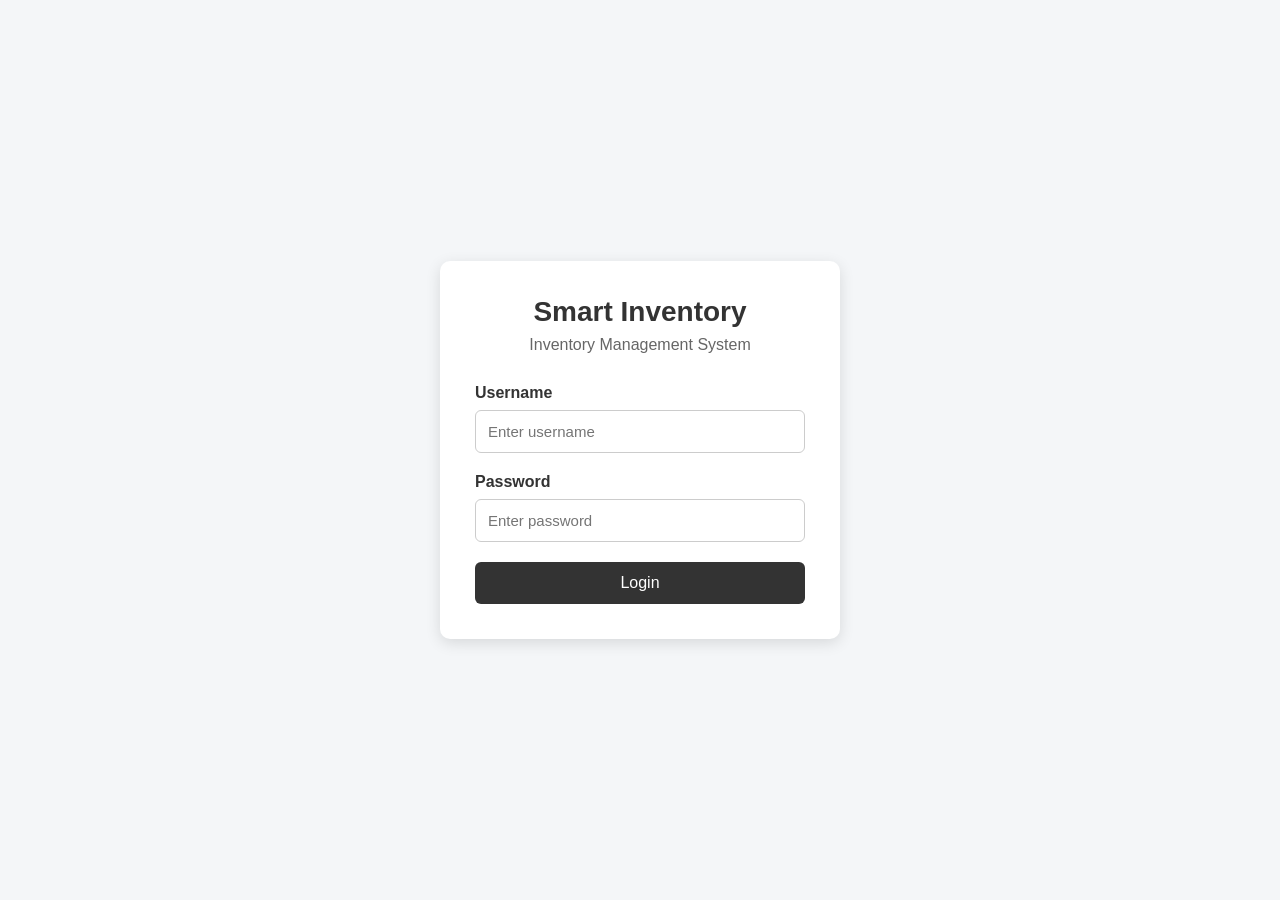
<file: index.html>
<!DOCTYPE html>
<html lang="en">
<head>
    <meta charset="UTF-8">
    <meta name="viewport" content="width=device-width, initial-scale=1.0">
    <title>Login - Smart Inventory Management</title>

    <link rel="stylesheet" href="css/style.css">
</head>

<body>

    <div class="login-container">

        <div class="login-box">

            <h1>Smart Inventory</h1>
            <p class="login-subtitle">Inventory Management System</p>

            <form>

                <div class="form-group">
                    <label for="username">Username</label>
                    <input 
                        type="text" 
                        id="username" 
                        name="username"
                        placeholder="Enter username"
                    >
                </div>

                <div class="form-group">
                    <label for="password">Password</label>
                    <input 
                        type="password" 
                        id="password" 
                        name="password"
                        placeholder="Enter password"
                    >
                </div>

                <button type="submit" class="btn">Login</button>

            </form>

        </div>

    </div>

</body>
</html>
</file>
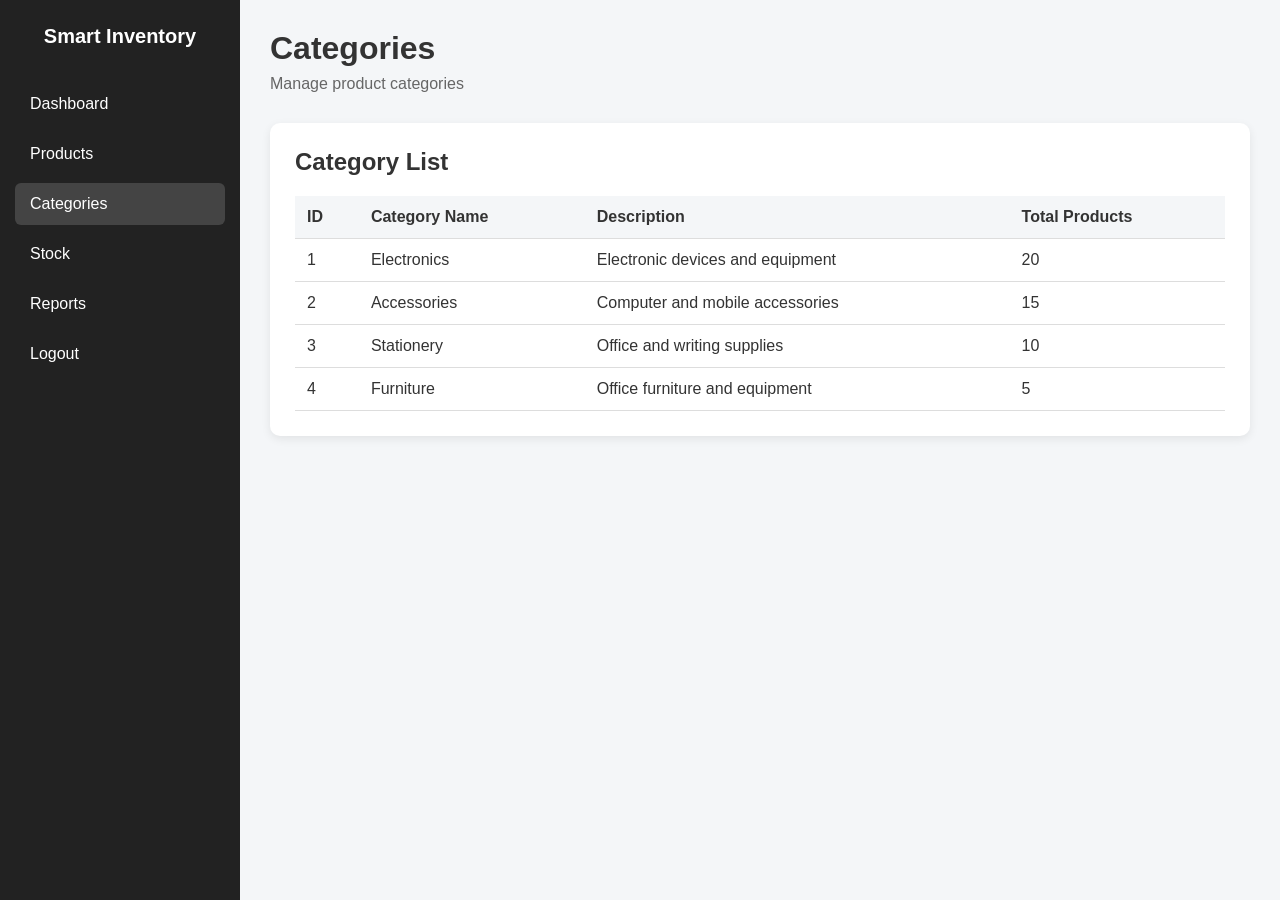
<file: categories.html>
<!DOCTYPE html>
<html lang="en">
<head>
    <meta charset="UTF-8">
    <meta name="viewport" content="width=device-width, initial-scale=1.0">
    <title>Categories - Smart Inventory</title>
    <link rel="stylesheet" href="css/style.css">
    <script src="js/script.js"></script>
</head>
<body>

    <div class="dashboard-layout">

        <aside class="sidebar">
            <div class="sidebar-logo">
                <h2>Smart Inventory</h2>
            </div>

            <nav class="sidebar-menu">
                <a href="dashboard.html">Dashboard</a>
                <a href="products.html">Products</a>
                <a href="categories.html" class="active">Categories</a>
                <a href="stock.html">Stock</a>
                <a href="reports.html">Reports</a>
                <a href="index.html">Logout</a>
            </nav>
        </aside>

        <main class="main-content">

            <header class="top-bar">
                <div>
                    <h1>Categories</h1>
                    <p>Manage product categories</p>
                </div>
            </header>

            <section class="dashboard-section">

                <div class="section-header">
                    <h2>Category List</h2>
                </div>

                <div class="table-container">
                    <table>
                        <thead>
                            <tr>
                                <th>ID</th>
                                <th>Category Name</th>
                                <th>Description</th>
                                <th>Total Products</th>
                            </tr>
                        </thead>

                        <tbody>
                            <tr>
                                <td>1</td>
                                <td>Electronics</td>
                                <td>Electronic devices and equipment</td>
                                <td>20</td>
                            </tr>

                            <tr>
                                <td>2</td>
                                <td>Accessories</td>
                                <td>Computer and mobile accessories</td>
                                <td>15</td>
                            </tr>

                            <tr>
                                <td>3</td>
                                <td>Stationery</td>
                                <td>Office and writing supplies</td>
                                <td>10</td>
                            </tr>

                            <tr>
                                <td>4</td>
                                <td>Furniture</td>
                                <td>Office furniture and equipment</td>
                                <td>5</td>
                            </tr>
                        </tbody>
                    </table>
                </div>

            </section>

        </main>

    </div>

</body>
</html>
</file>
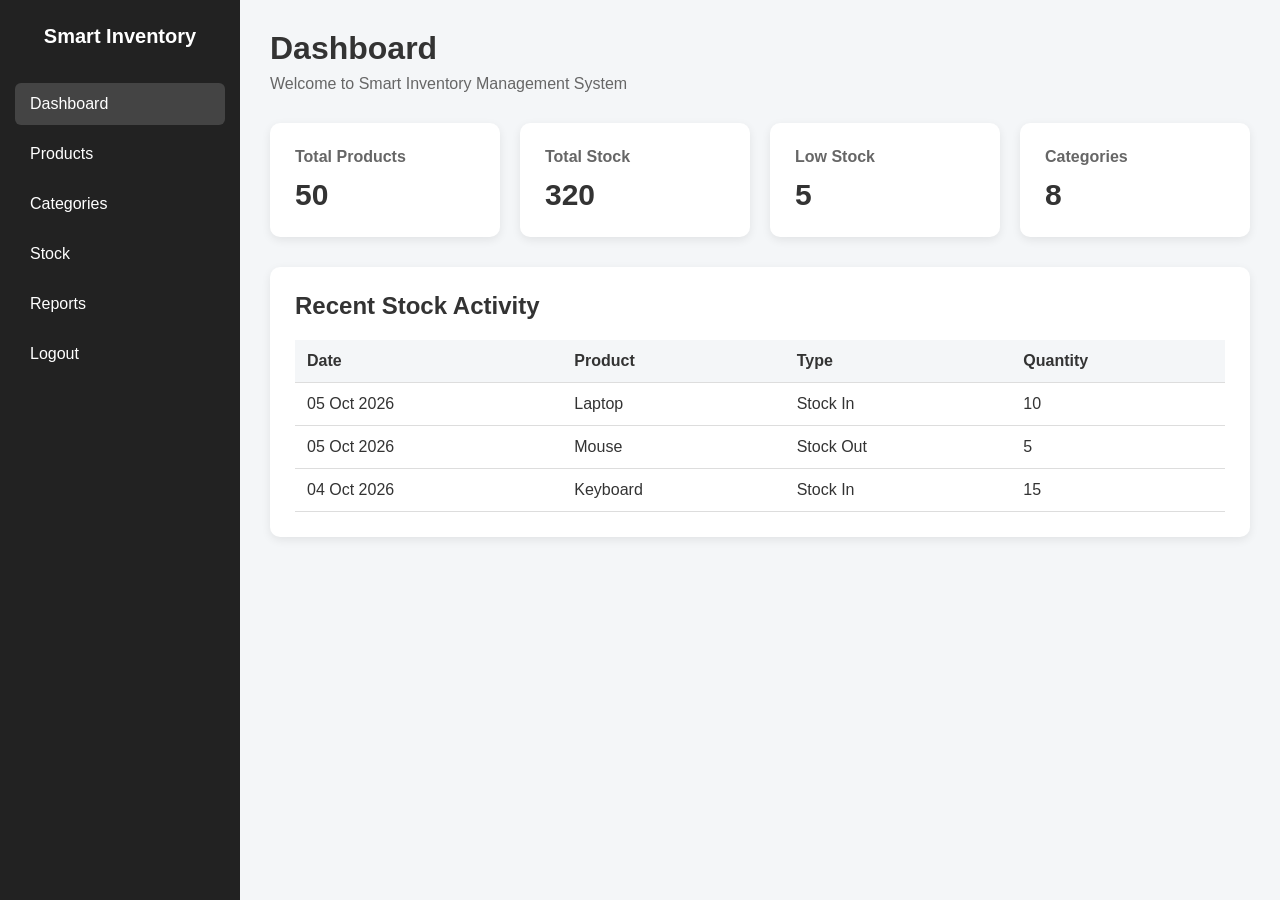
<file: dashboard.html>
<!DOCTYPE html>
<html lang="en">
<head>
    <meta charset="UTF-8">
    <meta name="viewport" content="width=device-width, initial-scale=1.0">

    <title>Dashboard - Smart Inventory</title>

    <link rel="stylesheet" href="css/style.css">
    <script src="js/script.js"></script>
</head>

<body>

    <!-- Main Layout -->
    <div class="dashboard-layout">

        <!-- Sidebar -->
        <aside class="sidebar">

            <div class="sidebar-logo">
                <h2>Smart Inventory</h2>
            </div>

            <nav class="sidebar-menu">

                <a href="dashboard.html" class="active">
                    Dashboard
                </a>

                <a href="products.html">
                    Products
                </a>

                <a href="categories.html">
                    Categories
                </a>

                <a href="stock.html">
                    Stock
                </a>

                <a href="reports.html">
                    Reports
                </a>

                <a href="index.html">
                    Logout
                </a>

            </nav>

        </aside>


        <!-- Main Content -->
        <main class="main-content">

            <!-- Top Bar -->
            <header class="top-bar">

                <div>
                    <h1>Dashboard</h1>
                    <p>Welcome to Smart Inventory Management System</p>
                </div>

            </header>


            <!-- Summary Cards -->
            <section class="dashboard-cards">

                <div class="dashboard-card">
                    <h3>Total Products</h3>
                    <p class="card-number">50</p>
                </div>


                <div class="dashboard-card">
                    <h3>Total Stock</h3>
                    <p class="card-number">320</p>
                </div>


                <div class="dashboard-card">
                    <h3>Low Stock</h3>
                    <p class="card-number">5</p>
                </div>


                <div class="dashboard-card">
                    <h3>Categories</h3>
                    <p class="card-number">8</p>
                </div>

            </section>


            <!-- Recent Activity -->
            <section class="dashboard-section">

                <div class="section-header">
                    <h2>Recent Stock Activity</h2>
                </div>


                <div class="table-container">

                    <table>

                        <thead>
                            <tr>
                                <th>Date</th>
                                <th>Product</th>
                                <th>Type</th>
                                <th>Quantity</th>
                            </tr>
                        </thead>


                        <tbody>

                            <tr>
                                <td>05 Oct 2026</td>
                                <td>Laptop</td>
                                <td>Stock In</td>
                                <td>10</td>
                            </tr>

                            <tr>
                                <td>05 Oct 2026</td>
                                <td>Mouse</td>
                                <td>Stock Out</td>
                                <td>5</td>
                            </tr>

                            <tr>
                                <td>04 Oct 2026</td>
                                <td>Keyboard</td>
                                <td>Stock In</td>
                                <td>15</td>
                            </tr>

                        </tbody>

                    </table>

                </div>

            </section>

        </main>

    </div>

</body>
</html>
</file>
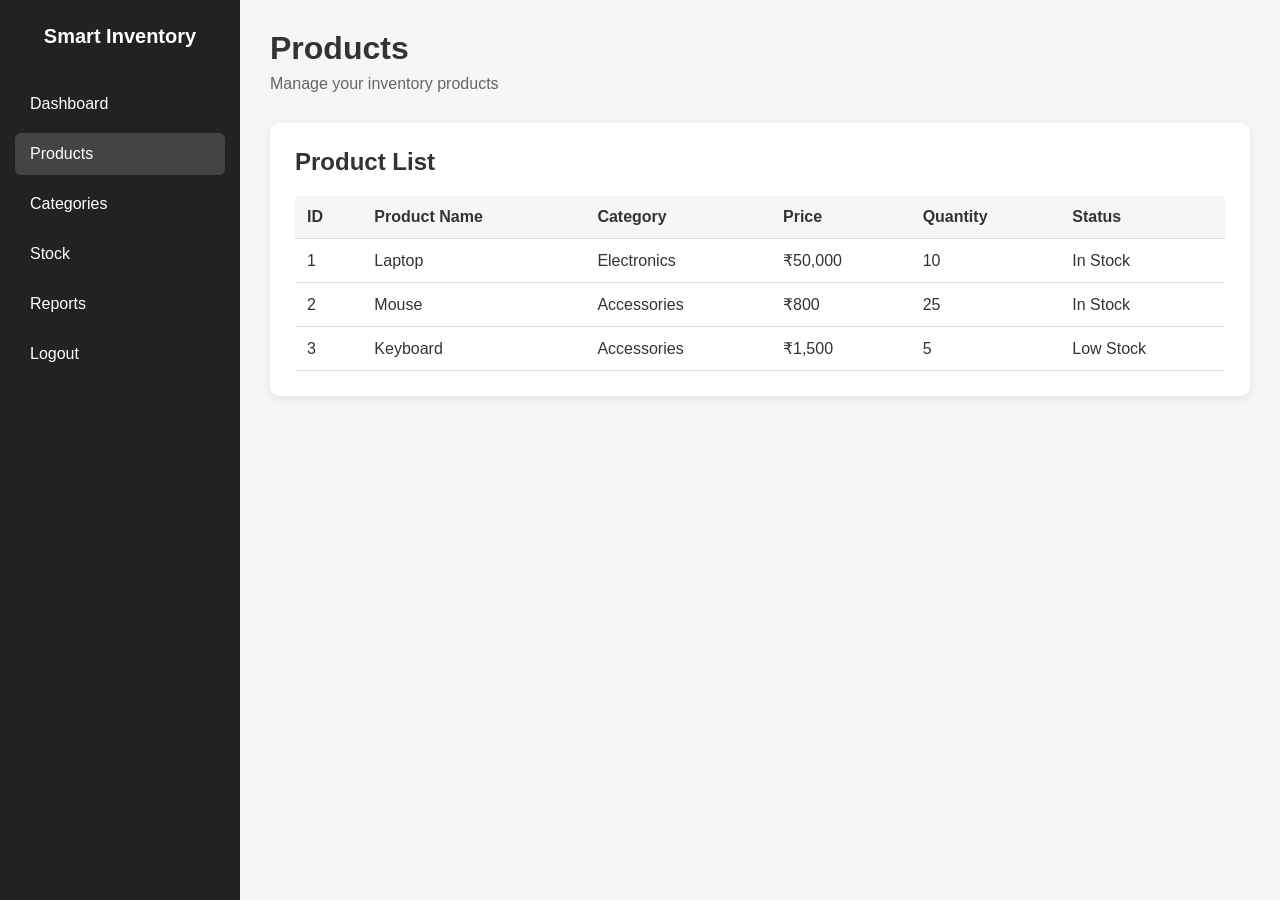
<file: products.html>
<!DOCTYPE html>
<html lang="en">
<head>
    <meta charset="UTF-8">
    <meta name="viewport" content="width=device-width, initial-scale=1.0">
    <title>Products - Smart Inventory</title>
    <link rel="stylesheet" href="css/style.css">
    <script src="js/script.js"></script>
</head>
<body>

    <div class="dashboard-layout">

        <aside class="sidebar">
            <div class="sidebar-logo">
                <h2>Smart Inventory</h2>
            </div>

            <nav class="sidebar-menu">
                <a href="dashboard.html">Dashboard</a>
                <a href="products.html" class="active">Products</a>
                <a href="categories.html">Categories</a>
                <a href="stock.html">Stock</a>
                <a href="reports.html">Reports</a>
                <a href="index.html">Logout</a>
            </nav>
        </aside>

        <main class="main-content">

            <header class="top-bar">
                <div>
                    <h1>Products</h1>
                    <p>Manage your inventory products</p>
                </div>
            </header>

            <section class="dashboard-section">

                <div class="section-header">
                    <h2>Product List</h2>
                </div>

                <div class="table-container">
                    <table>
                        <thead>
                            <tr>
                                <th>ID</th>
                                <th>Product Name</th>
                                <th>Category</th>
                                <th>Price</th>
                                <th>Quantity</th>
                                <th>Status</th>
                            </tr>
                        </thead>

                        <tbody>
                            <tr>
                                <td>1</td>
                                <td>Laptop</td>
                                <td>Electronics</td>
                                <td>₹50,000</td>
                                <td>10</td>
                                <td>In Stock</td>
                            </tr>

                            <tr>
                                <td>2</td>
                                <td>Mouse</td>
                                <td>Accessories</td>
                                <td>₹800</td>
                                <td>25</td>
                                <td>In Stock</td>
                            </tr>

                            <tr>
                                <td>3</td>
                                <td>Keyboard</td>
                                <td>Accessories</td>
                                <td>₹1,500</td>
                                <td>5</td>
                                <td>Low Stock</td>
                            </tr>
                        </tbody>
                    </table>
                </div>

            </section>

        </main>

    </div>

</body>
</html>
</file>
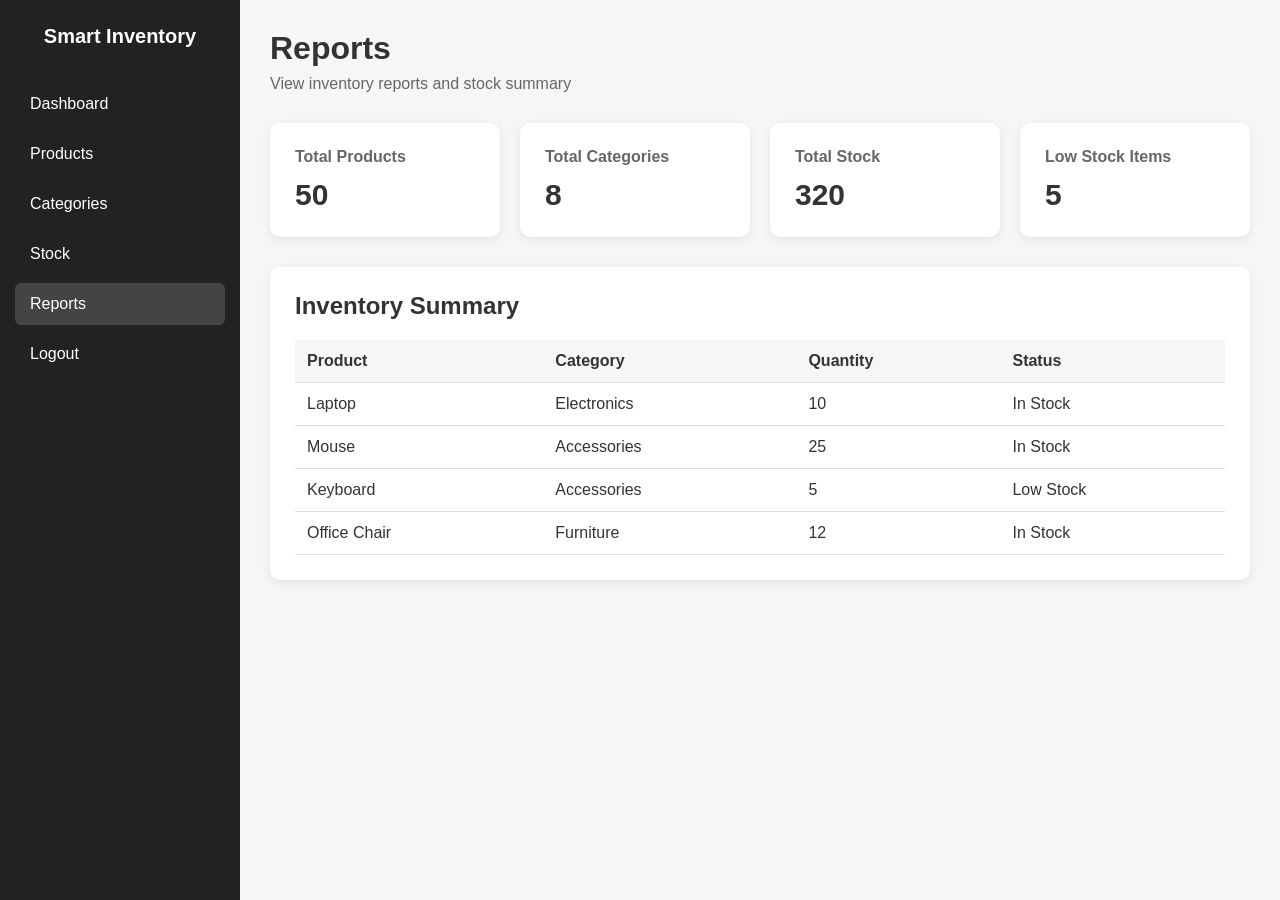
<file: reports.html>
<!DOCTYPE html>
<html lang="en">
<head>
    <meta charset="UTF-8">
    <meta name="viewport" content="width=device-width, initial-scale=1.0">
    <title>Reports - Smart Inventory</title>
    <link rel="stylesheet" href="css/style.css">
    <script src="js/script.js"></script>
</head>
<body>

    <div class="dashboard-layout">

        <aside class="sidebar">
            <div class="sidebar-logo">
                <h2>Smart Inventory</h2>
            </div>

            <nav class="sidebar-menu">
                <a href="dashboard.html">Dashboard</a>
                <a href="products.html">Products</a>
                <a href="categories.html">Categories</a>
                <a href="stock.html">Stock</a>
                <a href="reports.html" class="active">Reports</a>
                <a href="index.html">Logout</a>
            </nav>
        </aside>

        <main class="main-content">

            <header class="top-bar">
                <div>
                    <h1>Reports</h1>
                    <p>View inventory reports and stock summary</p>
                </div>
            </header>

            <section class="dashboard-cards">

                <div class="dashboard-card">
                    <h3>Total Products</h3>
                    <p class="card-number">50</p>
                </div>

                <div class="dashboard-card">
                    <h3>Total Categories</h3>
                    <p class="card-number">8</p>
                </div>

                <div class="dashboard-card">
                    <h3>Total Stock</h3>
                    <p class="card-number">320</p>
                </div>

                <div class="dashboard-card">
                    <h3>Low Stock Items</h3>
                    <p class="card-number">5</p>
                </div>

            </section>

            <section class="dashboard-section">

                <div class="section-header">
                    <h2>Inventory Summary</h2>
                </div>

                <div class="table-container">
                    <table>
                        <thead>
                            <tr>
                                <th>Product</th>
                                <th>Category</th>
                                <th>Quantity</th>
                                <th>Status</th>
                            </tr>
                        </thead>

                        <tbody>
                            <tr>
                                <td>Laptop</td>
                                <td>Electronics</td>
                                <td>10</td>
                                <td>In Stock</td>
                            </tr>

                            <tr>
                                <td>Mouse</td>
                                <td>Accessories</td>
                                <td>25</td>
                                <td>In Stock</td>
                            </tr>

                            <tr>
                                <td>Keyboard</td>
                                <td>Accessories</td>
                                <td>5</td>
                                <td>Low Stock</td>
                            </tr>

                            <tr>
                                <td>Office Chair</td>
                                <td>Furniture</td>
                                <td>12</td>
                                <td>In Stock</td>
                            </tr>
                        </tbody>
                    </table>
                </div>

            </section>

        </main>

    </div>

</body>
</html>
</file>
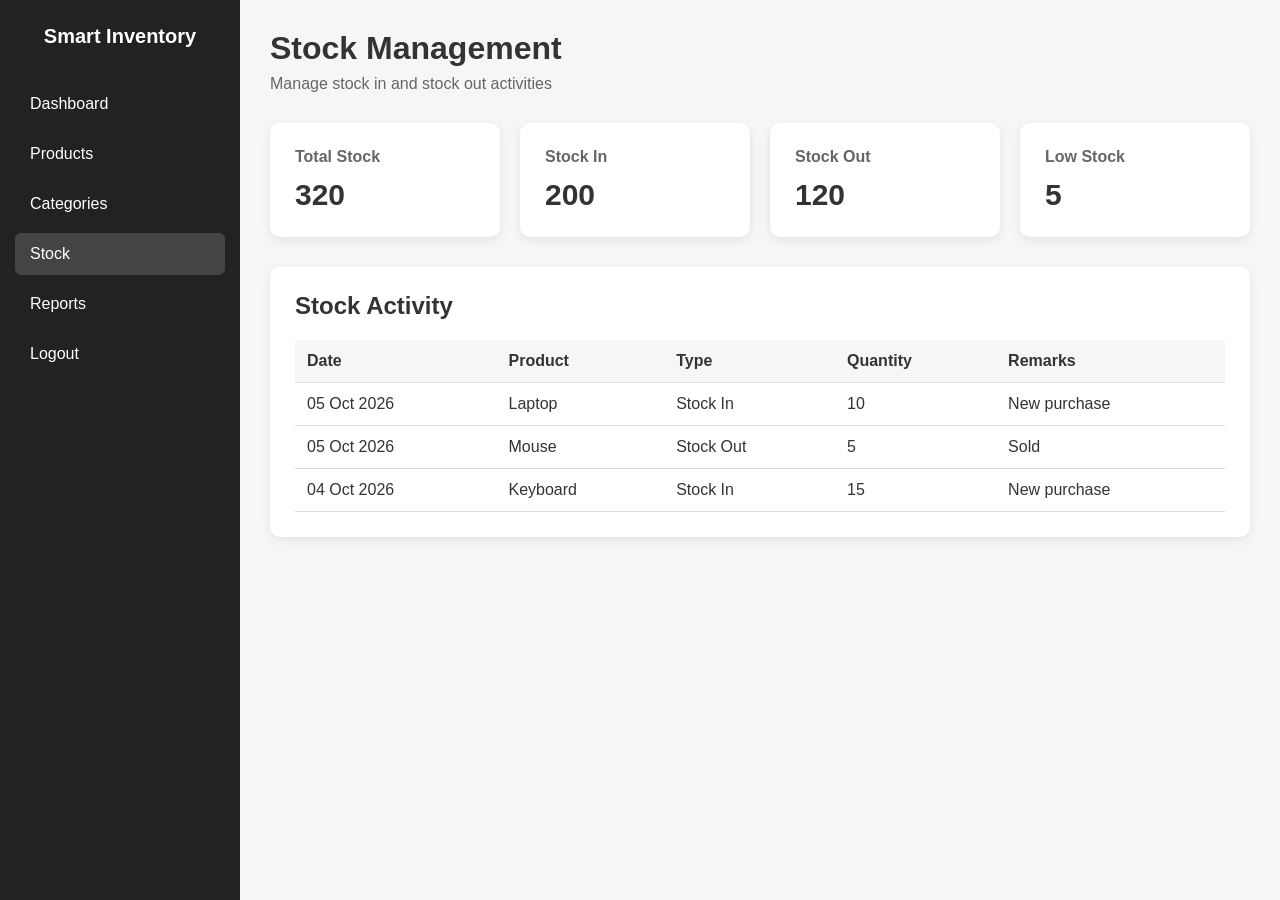
<file: stock.html>
<!DOCTYPE html>
<html lang="en">
<head>
    <meta charset="UTF-8">
    <meta name="viewport" content="width=device-width, initial-scale=1.0">
    <title>Stock - Smart Inventory</title>
    <link rel="stylesheet" href="css/style.css">
    <script src="js/script.js"></script>
</head>
<body>

    <div class="dashboard-layout">

        <aside class="sidebar">
            <div class="sidebar-logo">
                <h2>Smart Inventory</h2>
            </div>

            <nav class="sidebar-menu">
                <a href="dashboard.html">Dashboard</a>
                <a href="products.html">Products</a>
                <a href="categories.html">Categories</a>
                <a href="stock.html" class="active">Stock</a>
                <a href="reports.html">Reports</a>
                <a href="index.html">Logout</a>
            </nav>
        </aside>

        <main class="main-content">

            <header class="top-bar">
                <div>
                    <h1>Stock Management</h1>
                    <p>Manage stock in and stock out activities</p>
                </div>
            </header>

            <section class="dashboard-cards">

                <div class="dashboard-card">
                    <h3>Total Stock</h3>
                    <p class="card-number">320</p>
                </div>

                <div class="dashboard-card">
                    <h3>Stock In</h3>
                    <p class="card-number">200</p>
                </div>

                <div class="dashboard-card">
                    <h3>Stock Out</h3>
                    <p class="card-number">120</p>
                </div>

                <div class="dashboard-card">
                    <h3>Low Stock</h3>
                    <p class="card-number">5</p>
                </div>

            </section>

            <section class="dashboard-section">

                <div class="section-header">
                    <h2>Stock Activity</h2>
                </div>

                <div class="table-container">
                    <table>
                        <thead>
                            <tr>
                                <th>Date</th>
                                <th>Product</th>
                                <th>Type</th>
                                <th>Quantity</th>
                                <th>Remarks</th>
                            </tr>
                        </thead>

                        <tbody>
                            <tr>
                                <td>05 Oct 2026</td>
                                <td>Laptop</td>
                                <td>Stock In</td>
                                <td>10</td>
                                <td>New purchase</td>
                            </tr>

                            <tr>
                                <td>05 Oct 2026</td>
                                <td>Mouse</td>
                                <td>Stock Out</td>
                                <td>5</td>
                                <td>Sold</td>
                            </tr>

                            <tr>
                                <td>04 Oct 2026</td>
                                <td>Keyboard</td>
                                <td>Stock In</td>
                                <td>15</td>
                                <td>New purchase</td>
                            </tr>
                        </tbody>
                    </table>
                </div>

            </section>

        </main>

    </div>

</body>
</html>
</file>
<file: css/style.css>
/* Reset */
* {
    margin: 0;
    padding: 0;
    box-sizing: border-box;
}

/* Body */
body {
    font-family: Arial, sans-serif;
    background-color: #f4f6f8;
    color: #333;
}

/* Login Page */
.login-container {
    min-height: 100vh;
    display: flex;
    justify-content: center;
    align-items: center;
    padding: 20px;
}

/* Login Box */
.login-box {
    width: 100%;
    max-width: 400px;
    background-color: white;
    padding: 35px;
    border-radius: 10px;
    box-shadow: 0 4px 15px rgba(0, 0, 0, 0.12);
}

/* Heading */
.login-box h1 {
    text-align: center;
    margin-bottom: 8px;
    font-size: 28px;
}

/* Subtitle */
.login-subtitle {
    text-align: center;
    color: #666;
    margin-bottom: 30px;
}

/* Form Group */
.form-group {
    margin-bottom: 20px;
}

/* Labels */
.form-group label {
    display: block;
    margin-bottom: 8px;
    font-weight: bold;
}

/* Inputs */
.form-group input {
    width: 100%;
    padding: 12px;
    border: 1px solid #ccc;
    border-radius: 6px;
    font-size: 15px;
    outline: none;
}

/* Input focus */
.form-group input:focus {
    border-color: #333;
}

/* Button */
.btn {
    width: 100%;
    padding: 12px;
    border: none;
    border-radius: 6px;
    background-color: #333;
    color: white;
    font-size: 16px;
    cursor: pointer;
}

/* Button hover */
.btn:hover {
    background-color: #555;
}

/* Mobile */
@media (max-width: 480px) {

    .login-box {
        padding: 25px;
    }

    .login-box h1 {
        font-size: 24px;
    }
}

/* Dashboard Layout */

.dashboard-layout {
    display: flex;
    min-height: 100vh;
}


/* Sidebar */

.sidebar {
    width: 240px;
    background-color: #222;
    color: white;
    min-height: 100vh;
    padding: 25px 15px;
}

.sidebar-logo {
    text-align: center;
    margin-bottom: 35px;
}

.sidebar-logo h2 {
    font-size: 20px;
}

.sidebar-menu {
    display: flex;
    flex-direction: column;
    gap: 8px;
}

.sidebar-menu a {
    color: white;
    text-decoration: none;
    padding: 12px 15px;
    border-radius: 6px;
    display: block;
}

.sidebar-menu a:hover,
.sidebar-menu a.active {
    background-color: #444;
}


/* Main Content */

.main-content {
    flex: 1;
    padding: 30px;
    background-color: #f4f6f8;
}


/* Top Bar */

.top-bar {
    margin-bottom: 30px;
}

.top-bar h1 {
    margin-bottom: 8px;
}

.top-bar p {
    color: #666;
}


/* Dashboard Card */

.dashboard-cards {
    display: grid;
    grid-template-columns: repeat(4, 1fr);
    gap: 20px;
    margin-bottom: 30px;
}

.dashboard-card {
    background-color: white;
    padding: 25px;
    border-radius: 10px;
    box-shadow: 0 3px 10px rgba(0, 0, 0, 0.08);
}

.dashboard-card h3 {
    font-size: 16px;
    color: #666;
    margin-bottom: 12px;
}

.card-number {
    font-size: 30px;
    font-weight: bold;
}


/* Dashboard Section */

.dashboard-section {
    background-color: white;
    padding: 25px;
    border-radius: 10px;
    box-shadow: 0 3px 10px rgba(0, 0, 0, 0.08);
}

.section-header {
    margin-bottom: 20px;
}


/* Tables */

.table-container {
    width: 100%;
    overflow-x: auto;
}

table {
    width: 100%;
    border-collapse: collapse;
}

table th,
table td {
    padding: 12px;
    text-align: left;
    border-bottom: 1px solid #ddd;
}

table th {
    background-color: #f4f6f8;
    font-weight: bold;
}


/* Responsive Design */

@media (max-width: 900px) {

    .dashboard-cards {
        grid-template-columns: repeat(2, 1fr);
    }

}


@media (max-width: 700px) {

    .dashboard-layout {
        flex-direction: column;
    }

    .sidebar {
        width: 100%;
        min-height: auto;
    }

    .sidebar-menu {
        flex-direction: row;
        flex-wrap: wrap;
    }

    .main-content {
        padding: 20px;
    }

}


@media (max-width: 500px) {

    .dashboard-cards {
        grid-template-columns: 1fr;
    }

    .sidebar-menu {
        flex-direction: column;
    }

}
</file>
